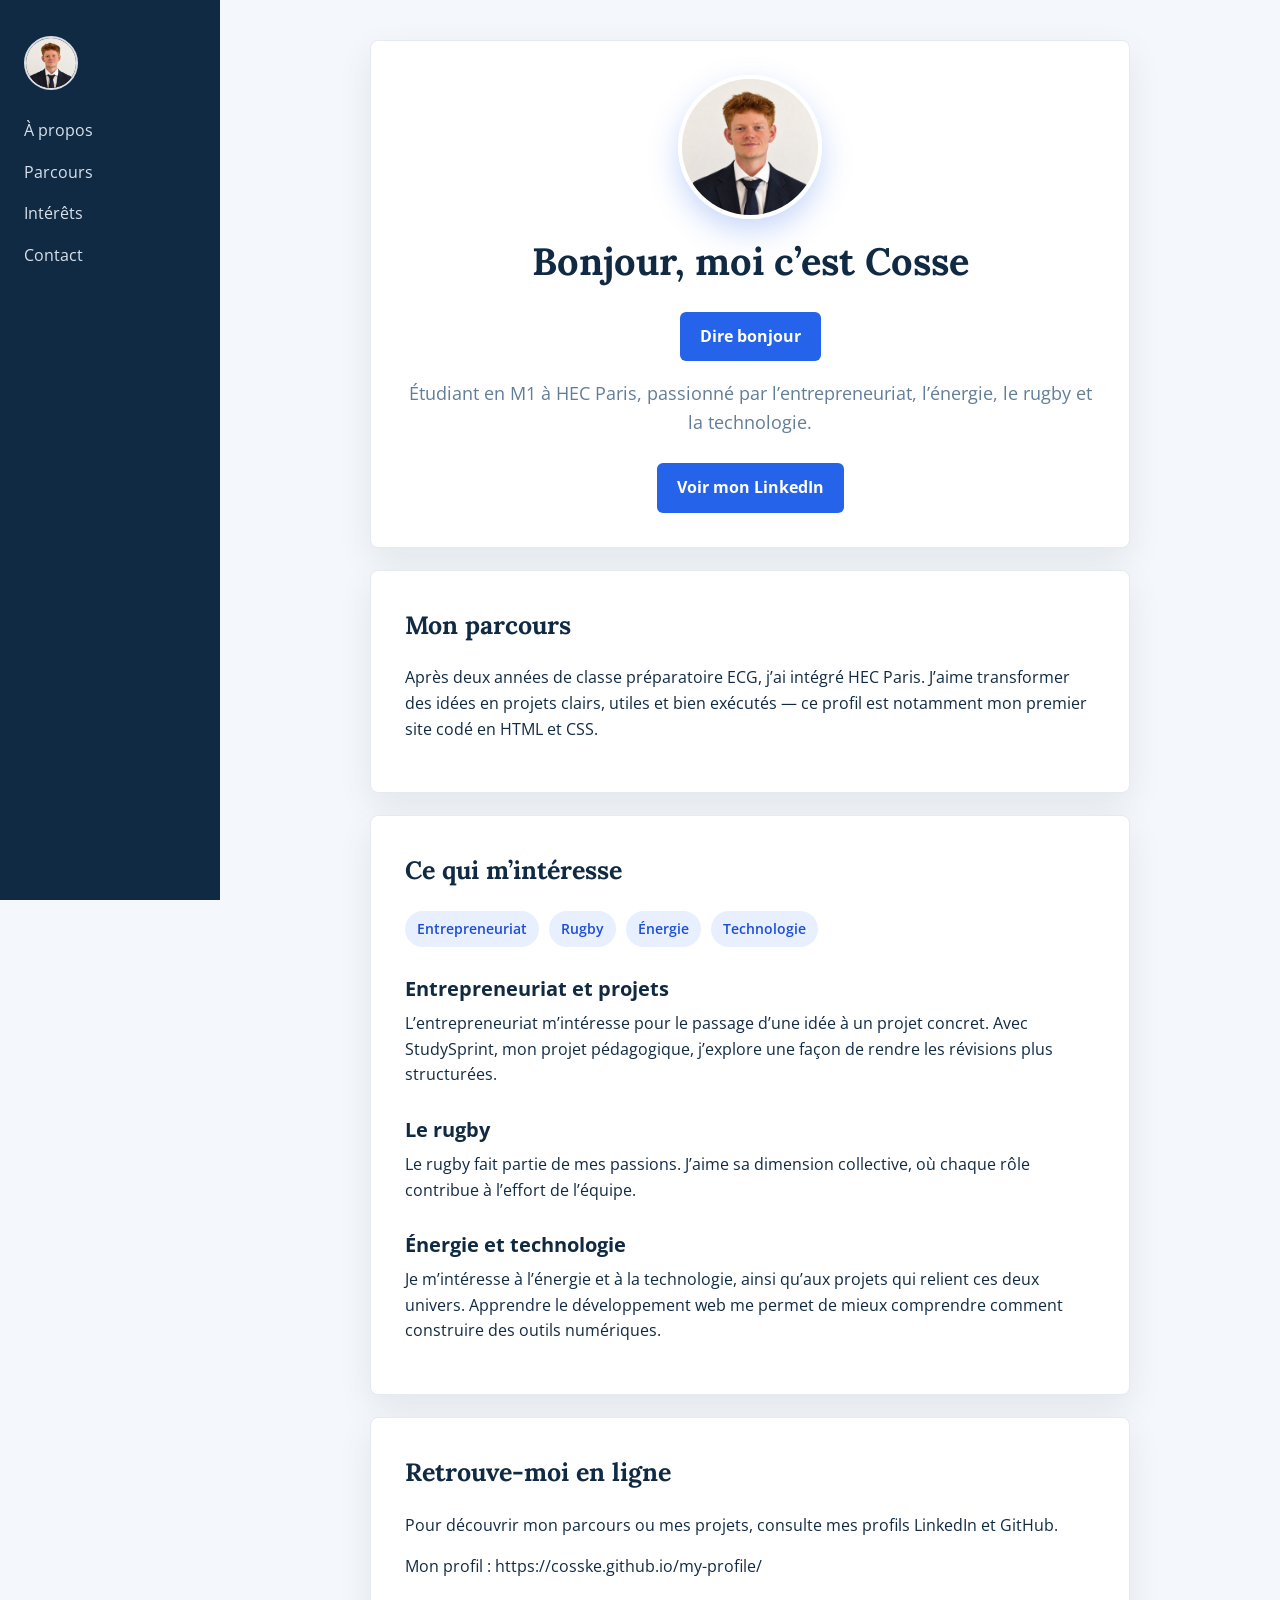
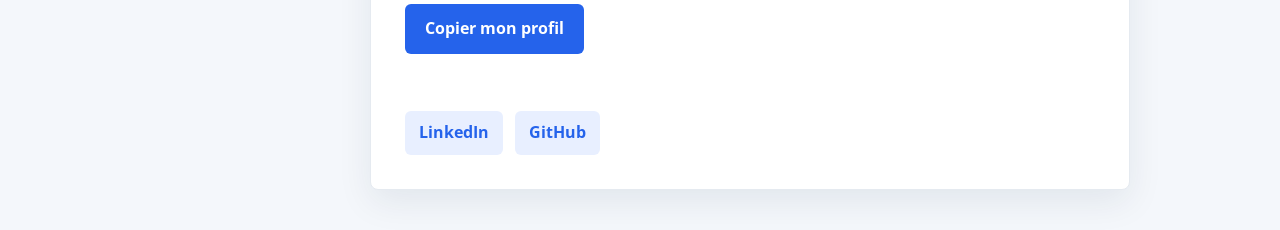
<file: index.html>
<!DOCTYPE html>
<html lang="fr">
  <head>
    <meta charset="UTF-8">
    <meta name="viewport" content="width=device-width, initial-scale=1">
    <title>Profil de Cosse</title>
    <meta name="description" content="Profil étudiant de Cosse, réalisé en HTML et CSS.">
    <link rel="preconnect" href="https://fonts.googleapis.com">
    <link rel="preconnect" href="https://fonts.gstatic.com" crossorigin>
    <link href="https://fonts.googleapis.com/css2?family=Lora:wght@500;600&family=Open+Sans:wght@400;600;700&display=swap" rel="stylesheet">
    <link rel="stylesheet" href="style.css">
  </head>
  <body>
    <aside class="sidebar">
      <img class="avatar" src="images/profile.jpg" alt="Cosse">
      <nav aria-label="Navigation du profil">
        <ul class="list-unstyled">
          <li><a href="#about">À propos</a></li>
          <li><a href="#studies">Parcours</a></li>
          <li><a href="#interests">Intérêts</a></li>
          <li><a href="#contact">Contact</a></li>
        </ul>
      </nav>
    </aside>

    <main class="page-content">
      <div class="container">
        <section class="card-white text-center" id="about">
          <img class="profile-picture" src="images/profile.jpg" alt="Portrait de Cosse">
          <h1 class="page-title">Bonjour, moi c’est Cosse</h1>
          <button class="btn-blue shout-button" type="button">Dire bonjour</button>
          <p class="lead">Étudiant en M1 à HEC Paris, passionné par l’entrepreneuriat, l’énergie, le rugby et la technologie.</p>
          <a class="btn-blue" href="https://www.linkedin.com/in/cosse-appel-686ba7332/" target="_blank" rel="noopener noreferrer">Voir mon LinkedIn</a>
        </section>

        <section class="card-white" id="studies">
          <h2>Mon parcours</h2>
          <p>Après deux années de classe préparatoire ECG, j’ai intégré HEC Paris. J’aime transformer des idées en projets clairs, utiles et bien exécutés — ce profil est notamment mon premier site codé en HTML et CSS.</p>
        </section>

        <section class="card-white" id="interests">
          <h2>Ce qui m’intéresse</h2>
          <div class="tag-list">
            <span class="tag">Entrepreneuriat</span>
            <span class="tag">Rugby</span>
            <span class="tag">Énergie</span>
            <span class="tag">Technologie</span>
          </div>
          <section class="interest-detail">
            <h3>Entrepreneuriat et projets</h3>
            <p>L’entrepreneuriat m’intéresse pour le passage d’une idée à un projet concret. Avec StudySprint, mon projet pédagogique, j’explore une façon de rendre les révisions plus structurées.</p>
          </section>
          <section class="interest-detail">
            <h3>Le rugby</h3>
            <p>Le rugby fait partie de mes passions. J’aime sa dimension collective, où chaque rôle contribue à l’effort de l’équipe.</p>
          </section>
          <section class="interest-detail">
            <h3>Énergie et technologie</h3>
            <p>Je m’intéresse à l’énergie et à la technologie, ainsi qu’aux projets qui relient ces deux univers. Apprendre le développement web me permet de mieux comprendre comment construire des outils numériques.</p>
          </section>
        </section>

        <section class="card-white" id="contact">
          <h2>Retrouve-moi en ligne</h2>
          <p>Pour découvrir mon parcours ou mes projets, consulte mes profils LinkedIn et GitHub.</p>
          <p class="profile-link">Mon profil : <span class="email">https://cosske.github.io/my-profile/</span></p>
          <button class="btn-blue copy-email" type="button">Copier mon profil</button>
          <p class="copy-status" role="status" aria-live="polite"></p>
          <ul class="list-inline">
            <li><a href="https://www.linkedin.com/in/cosse-appel-686ba7332/" target="_blank" rel="noopener noreferrer">LinkedIn</a></li>
            <li><a href="https://github.com/Cosske" target="_blank" rel="noopener noreferrer">GitHub</a></li>
          </ul>
        </section>
      </div>
    </main>
    <script src="behavior.js"></script>
  </body>
</html>
</file>
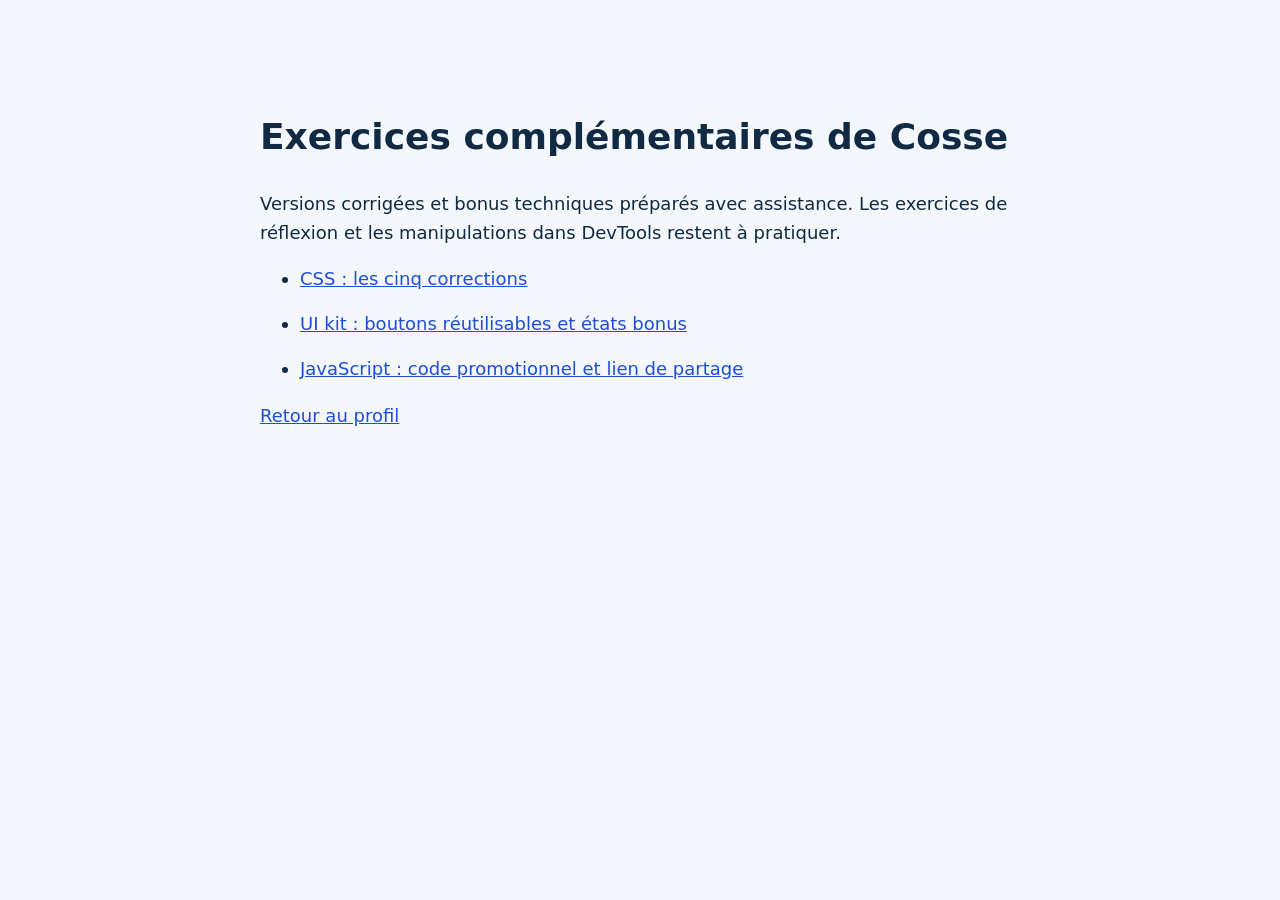
<file: exercices/index.html>
<!doctype html><html lang="fr"><head><meta charset="utf-8"><meta name="viewport" content="width=device-width,initial-scale=1"><title>Cosse — Exercices complémentaires</title><style>body{font:18px/1.6 system-ui;max-width:760px;margin:60px auto;padding:24px;color:#102a43;background:#f4f7fb}a{color:#1d4ed8}li{margin:16px 0}</style></head><body><h1>Exercices complémentaires de Cosse</h1><p>Versions corrigées et bonus techniques préparés avec assistance. Les exercices de réflexion et les manipulations dans DevTools restent à pratiquer.</p><ul><li><a href="css-debug/">CSS : les cinq corrections</a></li><li><a href="ui-kit-audit/">UI kit : boutons réutilisables et états bonus</a></li><li><a href="js-fit/">JavaScript : code promotionnel et lien de partage</a></li></ul><a href="../">Retour au profil</a></body></html>
</file>
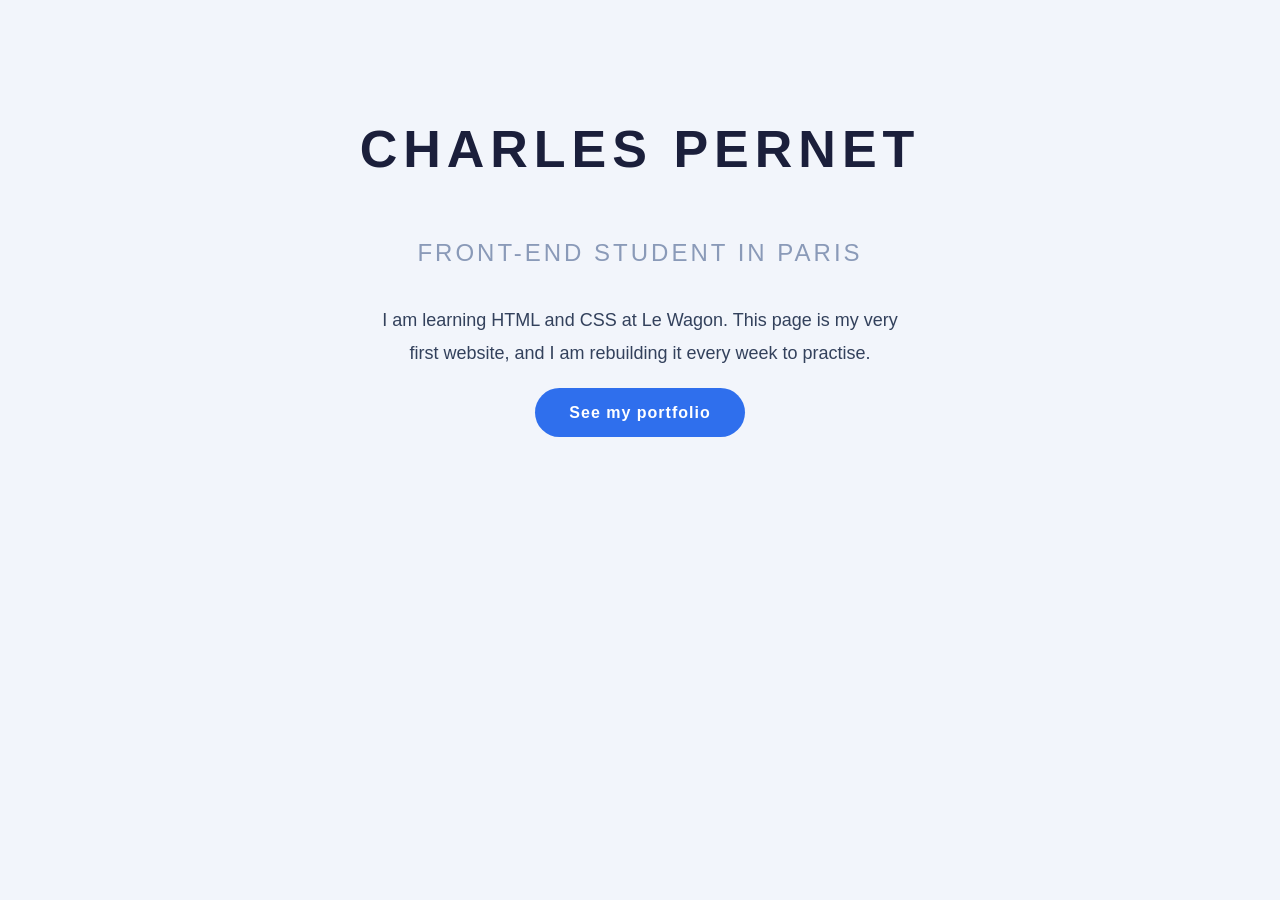
<file: exercices/css-debug/index.html>
<!doctype html>
<html lang="fr"><head><meta charset="utf-8"><meta name="viewport" content="width=device-width,initial-scale=1"><title>Charles Pernet — Exercice corrigé</title><link rel="stylesheet" href="style.css"></head><body><h1 class="page-title">Charles Pernet</h1><p class="tagline">Front-end student in Paris</p><p class="bio">I am learning HTML and CSS at Le Wagon. This page is my very first website, and I am rebuilding it every week to practise.</p><a href="https://www.example.com">See my portfolio</a></body></html>
</file>
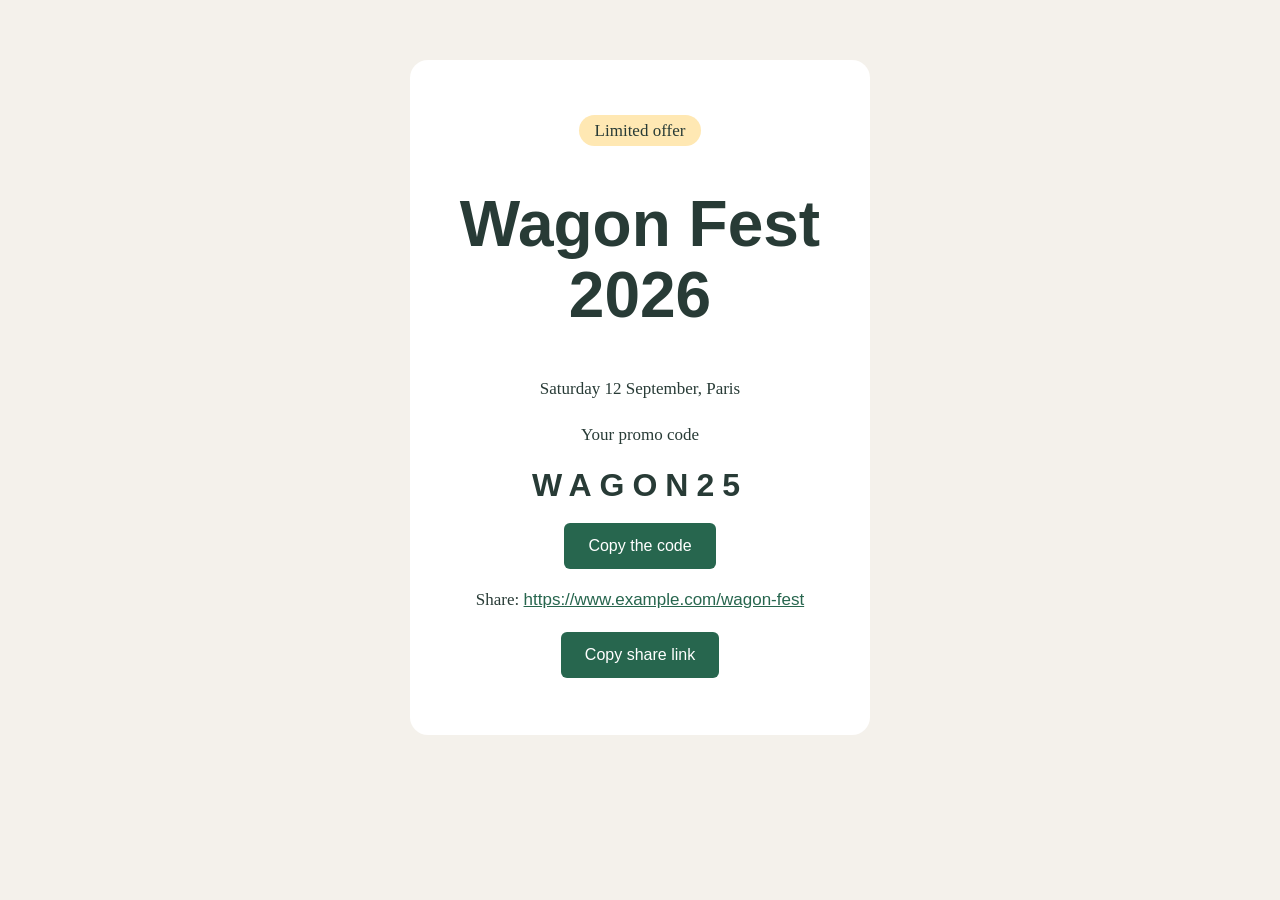
<file: exercices/js-fit/index.html>
<!doctype html>
<html lang="fr"><head><meta charset="utf-8"><meta name="viewport" content="width=device-width,initial-scale=1"><title>Wagon Fest — JavaScript corrigé</title><link rel="stylesheet" href="style.css"></head><body><main class="ticket"><p><span class="badge">Limited offer</span></p><h1>Wagon Fest 2026</h1><p>Saturday 12 September, Paris</p><p>Your promo code</p><p><span class="promo-code">WAGON25</span></p><button class="copy-button">Copy the code</button><p>Share: <a class="share-link" href="https://www.example.com/wagon-fest">https://www.example.com/wagon-fest</a></p><button class="copy-share">Copy share link</button><p class="status" role="status"></p></main><script src="behavior.js"></script></body></html>
</file>
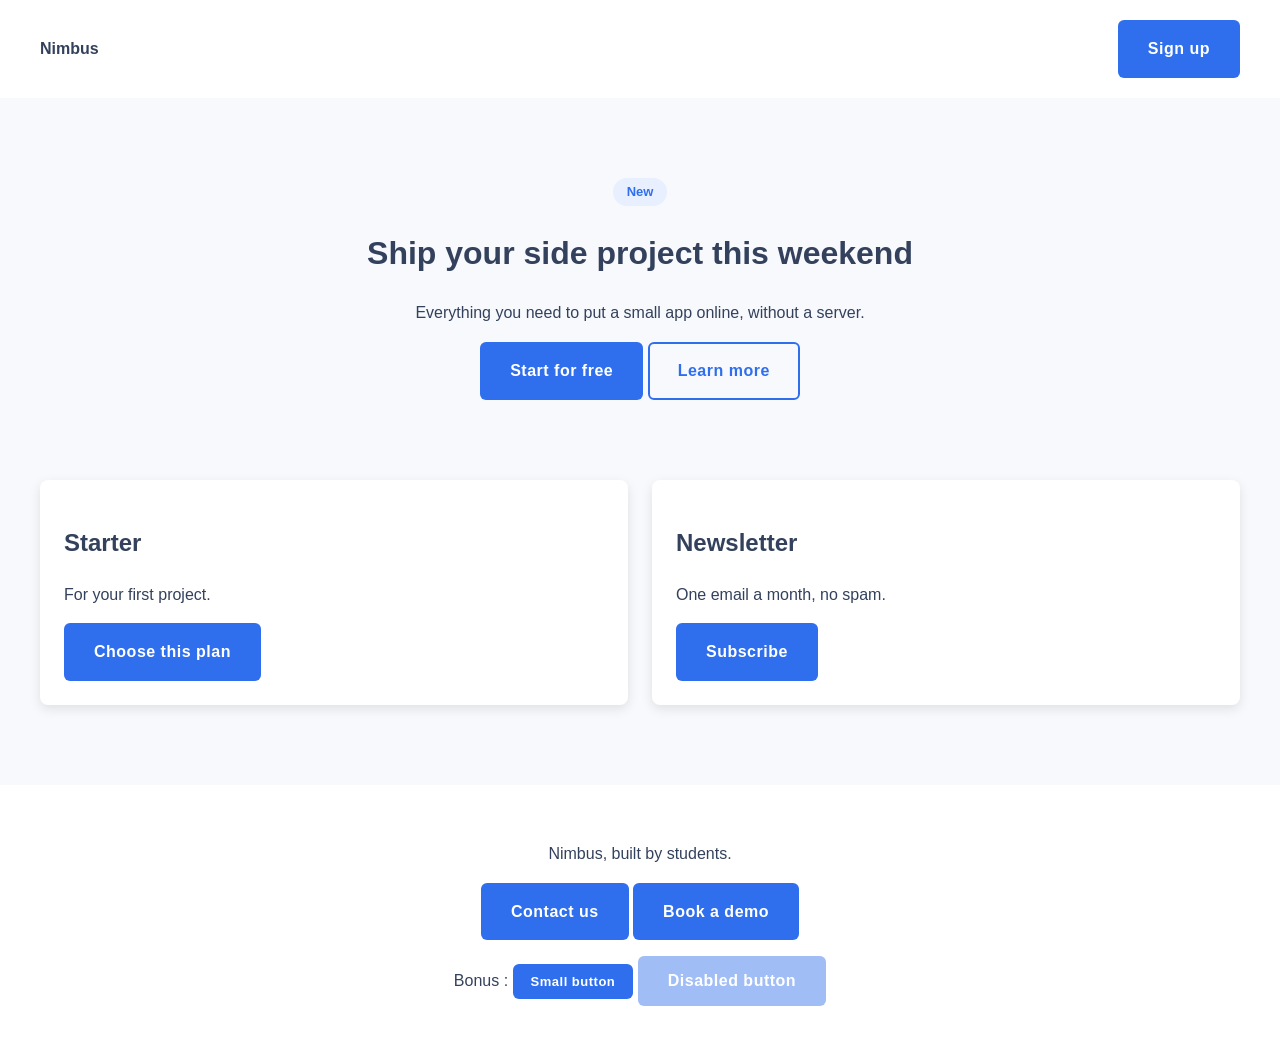
<file: exercices/ui-kit-audit/index.html>
<!doctype html>
<html lang="fr"><head><meta charset="utf-8"><meta name="viewport" content="width=device-width,initial-scale=1"><title>Nimbus — UI kit corrigé</title><link rel="stylesheet" href="style.css"></head><body><nav class="navbar"><strong>Nimbus</strong><a class="btn btn-primary" href="#plans">Sign up</a></nav><header class="hero"><span class="tag">New</span><h1>Ship your side project this weekend</h1><p>Everything you need to put a small app online, without a server.</p><a class="btn btn-primary" href="#plans">Start for free</a> <a class="btn btn-secondary" href="#plans">Learn more</a></header><main class="plans" id="plans"><section class="card"><h2>Starter</h2><p>For your first project.</p><a class="btn btn-primary" href="#footer">Choose this plan</a></section><section class="card"><h2>Newsletter</h2><p>One email a month, no spam.</p><a class="btn btn-primary" href="#footer">Subscribe</a></section></main><footer id="footer"><p>Nimbus, built by students.</p><a class="btn btn-primary" href="#plans">Contact us</a> <a class="btn btn-primary" href="#plans">Book a demo</a><p>Bonus : <button class="btn btn-primary btn-small">Small button</button> <button class="btn btn-primary" disabled>Disabled button</button></p></footer></body></html>
</file>
<file: style.css>
:root {
  --navy: #102a43;
  --blue: #2563eb;
  --blue-dark: #1d4ed8;
  --paper: #f4f7fb;
  --white: #ffffff;
  --muted: #627d98;
}

* { box-sizing: border-box; }
html { scroll-behavior: smooth; }
body {
  margin: 0;
  color: var(--navy);
  background: var(--paper);
  font-family: "Open Sans", sans-serif;
  font-size: 16px;
  line-height: 1.6;
}
h1, h2 { font-family: "Lora", serif; }
h1 { margin: 12px 0; font-size: 38px; }
h2 { margin-top: 0; font-size: 25px; }
a { color: var(--blue); text-decoration: none; transition: color 0.3s ease, transform 0.3s ease; }
a:hover { color: var(--blue-dark); }

.sidebar {
  position: fixed;
  inset: 0 auto 0 0;
  width: 220px;
  padding: 36px 24px;
  color: white;
  background: var(--navy);
}
.avatar, .profile-picture {
  display: block;
  object-fit: cover;
  border-radius: 50%;
}
.avatar { width: 54px; height: 54px; margin-bottom: 28px; border: 2px solid rgba(255,255,255,.85); }
.profile-picture { width: 144px; height: 144px; margin: 0 auto; border: 4px solid white; box-shadow: 0 12px 30px rgba(37, 99, 235, 0.25); }
.list-unstyled, .list-inline { margin: 0; padding-left: 0; list-style: none; }
.list-unstyled li { margin: 16px 0; }
.sidebar a { color: #d9e2ec; }
.sidebar a:hover { color: white; }
.page-content { margin-left: 220px; }
.container { width: min(760px, calc(100% - 40px)); margin: 40px auto; }
.card-white { margin: 22px 0; padding: 34px; background: var(--white); border: 1px solid #e5eaf0; border-radius: 8px; box-shadow: 0 12px 35px rgba(16, 42, 67, 0.08); transition: transform 0.3s ease, box-shadow 0.3s ease; }
.card-white:hover { transform: translateY(-2px); box-shadow: 0 16px 40px rgba(16, 42, 67, 0.12); }
.text-center { text-align: center; }
.lead { color: var(--muted); font-size: 18px; }
.btn-blue { display: inline-block; margin-top: 8px; padding: 12px 20px; color: white; background: var(--blue); border-radius: 6px; font-weight: 700; }
.btn-blue:hover { color: white; background: var(--blue-dark); transform: translateY(-1px); }
.tag-list { display: flex; flex-wrap: wrap; gap: 10px; }
.tag { padding: 7px 12px; color: var(--blue-dark); background: #e8efff; border-radius: 999px; font-size: 14px; font-weight: 600; }
.list-inline { display: flex; flex-wrap: wrap; gap: 12px; }
.list-inline li { display: inline; }
.list-inline a { display: inline-block; padding: 9px 14px; background: #e8efff; border-radius: 6px; font-weight: 700; }

@media (max-width: 720px) {
  .sidebar { position: static; width: 100%; padding: 18px 24px; }
  .sidebar .avatar { display: none; }
  .sidebar ul { display: flex; flex-wrap: wrap; gap: 14px; }
  .sidebar li { margin: 0; }
  .page-content { margin-left: 0; }
  .container { width: min(100% - 24px, 560px); margin: 20px auto; }
  .card-white { padding: 25px; }
  h1 { font-size: 30px; }
}

button { font: inherit; cursor: pointer; border: 0; }
button:focus-visible, a:focus-visible { outline: 3px solid #d97706; outline-offset: 4px; }
.interest-detail { margin-top: 26px; }
.interest-detail h3 { margin-bottom: 6px; font-size: 20px; }
.interest-detail p { margin-top: 0; }
.profile-link { overflow-wrap: anywhere; }
.copy-status { min-height: 1.6em; color: var(--muted); }
@media (prefers-reduced-motion: reduce) {
  html { scroll-behavior: auto; }
  *, *::before, *::after { transition: none !important; }
}
</file>
<file: exercices/css-debug/style.css>
body{font-family:Helvetica,Arial,sans-serif;color:#33415c;line-height:1.8;padding:60px 20px;background-color:#f2f5fb;text-align:center}.page-title{color:#1b1f3b;font-size:52px;letter-spacing:6px;text-transform:uppercase}.tagline{color:#8a9ab8;letter-spacing:3px;text-transform:uppercase;font-size:24px}.bio{font-size:18px;max-width:520px;margin:30px auto}a{background-color:#2f6fed;color:#fff;padding:16px 34px;text-decoration:none;font-weight:bold;letter-spacing:1px;border-radius:999px}
</file>
<file: exercices/js-fit/style.css>
*{box-sizing:border-box}body{margin:0;background:#f4f1eb;color:#283b36;font:17px/1.7 Georgia,serif}h1,h2,h3,button,a{font-family:Arial,sans-serif}h1{font-size:clamp(2rem,5vw,4rem);line-height:1.12}a{color:#27664e}button,.btn{display:inline-block;border:0;border-radius:6px;padding:14px 24px;background:#27664e;color:white;cursor:pointer;text-decoration:none;font-size:16px}.btn:hover,button:hover{background:#194633}.container{width:min(90%,850px);margin:auto}.card{padding:32px;margin:24px 0;background:white;border-radius:12px;box-shadow:0 8px 30px #1638270b}.notice{padding:12px 20px;background:#fff0ca;color:#664a12;font:14px/1.5 Arial,sans-serif}button:focus-visible,a:focus-visible{outline:3px solid #db9f4c;outline-offset:4px}@media(max-width:600px){.card{padding:22px}}.ticket{max-width:460px;margin:60px auto;padding:40px;background:white;border-radius:18px;text-align:center}.badge{background:#ffe8b3;padding:6px 16px;border-radius:999px}.promo-code{font:bold 32px Arial;letter-spacing:8px}.share-link{overflow-wrap:anywhere}
</file>
<file: exercices/ui-kit-audit/style.css>
:root{--brand:#2f6fed}
body{font:16px/1.6 Arial,sans-serif;background:#f7f9fc;color:#33415c;margin:0}.navbar{display:flex;justify-content:space-between;align-items:center;padding:20px 40px;background:white}.hero{padding:80px 40px;text-align:center}.plans{display:flex;gap:24px;padding:0 40px 80px;flex-wrap:wrap}footer{text-align:center;background:white;padding:40px}.btn{display:inline-block;border:2px solid transparent;padding:14px 28px;border-radius:6px;font-size:16px;font-weight:700;text-decoration:none;letter-spacing:.5px;cursor:pointer}.btn-primary{background:var(--brand);color:white}.btn-secondary{background:transparent;color:var(--brand);border-color:var(--brand)}.btn:hover{filter:brightness(.88)}.btn-small{font-size:13px;padding:8px 16px}.btn:disabled{opacity:.45;cursor:not-allowed;filter:none}.tag{display:inline-block;background:#e8efff;color:var(--brand);padding:4px 14px;border-radius:999px;font-size:13px;font-weight:bold}.card{background:white;padding:24px;border-radius:8px;box-shadow:0 4px 12px #0000001a;flex:1;min-width:200px}
</file>
